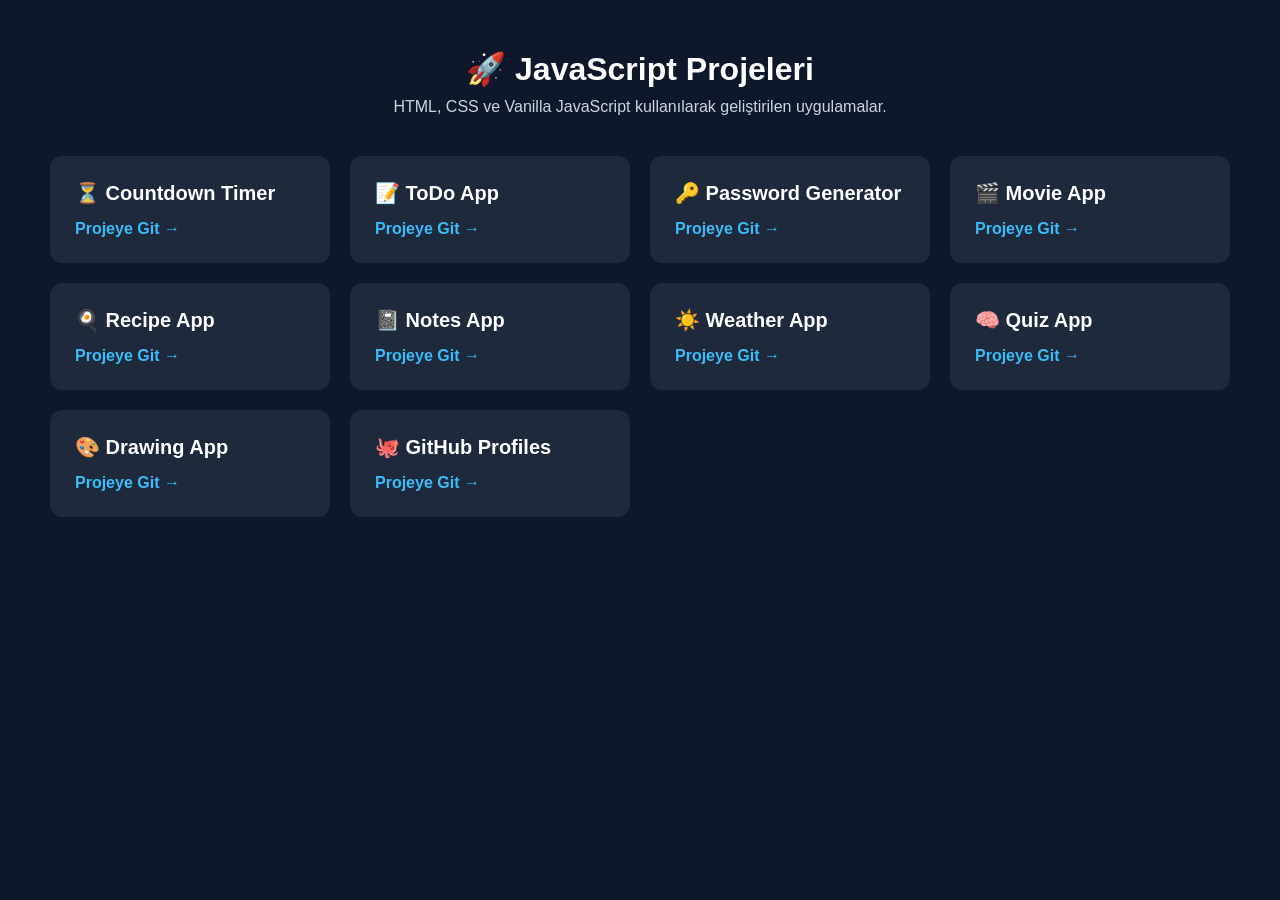
<file: index.html>
<!DOCTYPE html>
<html lang="tr">
<head>
    <meta charset="UTF-8">
    <meta name="viewport" content="width=device-width, initial-scale=1.0">
    <title>JavaScript Projeleri</title>

    <style>
        *{
            margin:0;
            padding:0;
            box-sizing:border-box;
            font-family:Arial, Helvetica, sans-serif;
        }

        body{
            background:#0f172a;
            color:#fff;
            padding:50px;
        }

        h1{
            text-align:center;
            margin-bottom:10px;
        }

        p{
            text-align:center;
            color:#cbd5e1;
            margin-bottom:40px;
        }

        .projects{
            display:grid;
            grid-template-columns:repeat(auto-fit,minmax(250px,1fr));
            gap:20px;
            max-width:1200px;
            margin:auto;
        }

        .card{
            background:#1e293b;
            padding:25px;
            border-radius:12px;
            transition:.3s;
        }

        .card:hover{
            transform:translateY(-5px);
            background:#334155;
        }

        .card h2{
            font-size:20px;
            margin-bottom:15px;
        }

        .card a{
            display:inline-block;
            text-decoration:none;
            color:#38bdf8;
            font-weight:bold;
        }
    </style>

</head>
<body>

<h1>🚀 JavaScript Projeleri</h1>

<p>HTML, CSS ve Vanilla JavaScript kullanılarak geliştirilen uygulamalar.</p>

<div class="projects">

    <div class="card">
        <h2>⏳ Countdown Timer</h2>
        <a href="./01-Countdown-Timer/">Projeye Git →</a>
    </div>

    <div class="card">
        <h2>📝 ToDo App</h2>
        <a href="./02-Todo-App/">Projeye Git →</a>
    </div>

    <div class="card">
        <h2>🔑 Password Generator</h2>
        <a href="./03-Password-Generator/">Projeye Git →</a>
    </div>

    <div class="card">
        <h2>🎬 Movie App</h2>
        <a href="./04-Movie-App/">Projeye Git →</a>
    </div>

    <div class="card">
        <h2>🍳 Recipe App</h2>
        <a href="./05-Recipe-App/">Projeye Git →</a>
    </div>

    <div class="card">
        <h2>📓 Notes App</h2>
        <a href="./06-Notes-App/">Projeye Git →</a>
    </div>

    <div class="card">
        <h2>☀️ Weather App</h2>
        <a href="./07-Weather-App/">Projeye Git →</a>
    </div>

    <div class="card">
        <h2>🧠 Quiz App</h2>
        <a href="./08-Quiz-App/">Projeye Git →</a>
    </div>

    <div class="card">
        <h2>🎨 Drawing App</h2>
        <a href="./09-Drawing-App/">Projeye Git →</a>
    </div>

    <div class="card">
        <h2>🐙 GitHub Profiles</h2>
        <a href="./10-Github-Profiles/">Projeye Git →</a>
    </div>

</div>

</body>
</html>
</file>
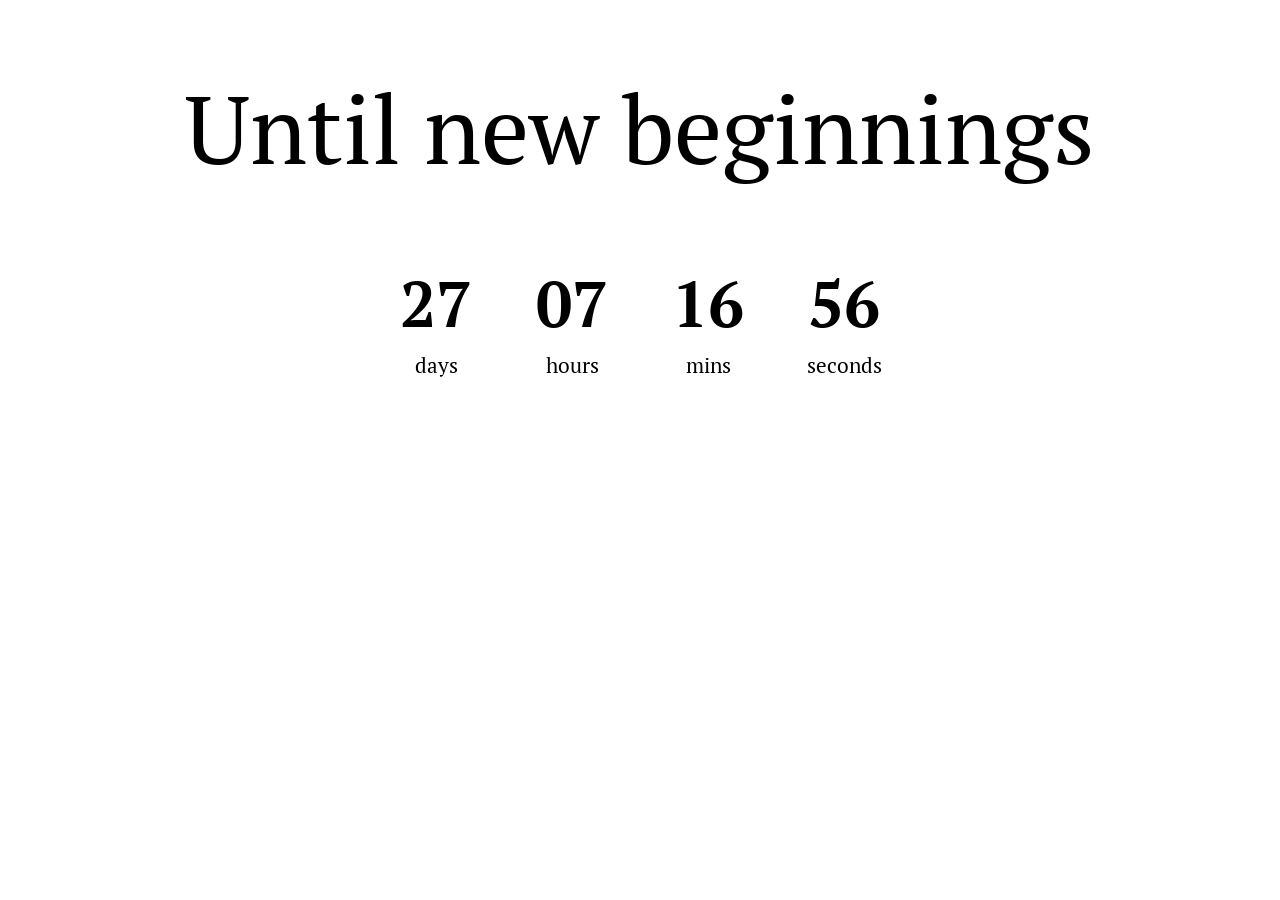
<file: projects/01-Countdown-Timer/index.html>
<!DOCTYPE html>
<html lang="en">
    <head>
        <meta charset="UTF-8" />
        <meta name="viewport" content="width=device-width, initial-scale=1.0" />
        <title>Countdown Timer</title>
        <link rel="stylesheet" href="style.css" />
        <script src="script.js" defer></script>
    </head>
    <body>
        <h1>Until new beginnings</h1>

        <div class="countdown-container">
            <div class="countdown-el days-c">
                <p class="big-text" id="days">0</p>
                <span>days</span>
            </div>
            <div class="countdown-el hours-c">
                <p class="big-text" id="hours">0</p>
                <span>hours</span>
            </div>
            <div class="countdown-el mins-c">
                <p class="big-text" id="mins">0</p>
                <span>mins</span>
            </div>
            <div class="countdown-el seconds-c">
                <p class="big-text" id="seconds">0</p>
                <span>seconds</span>
            </div>
        </div>
    </body>
</html>
</file>
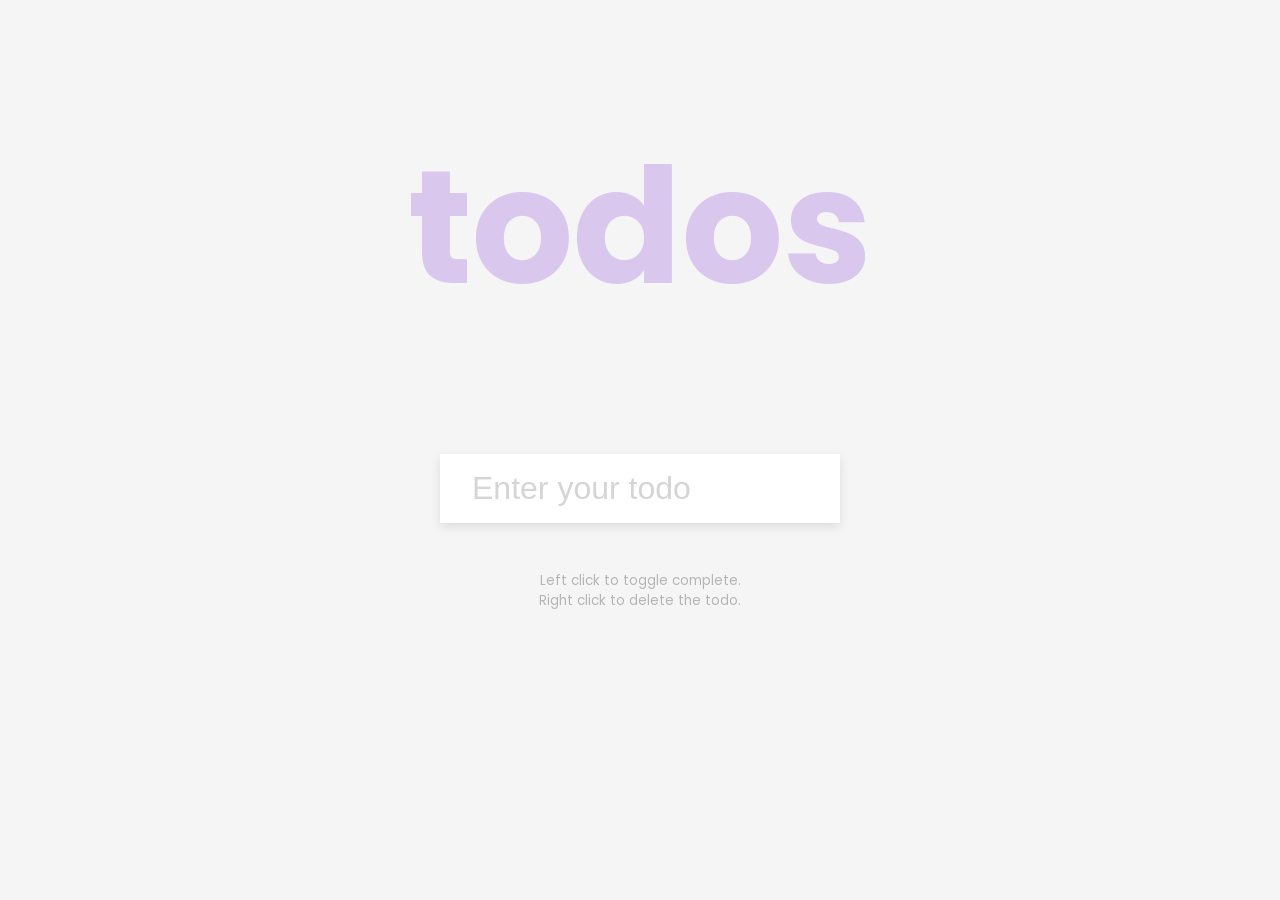
<file: projects/02-Todo-App/index.html>
<!DOCTYPE html>
<html lang="en">
    <head>
        <meta charset="UTF-8" />
        <meta name="viewport" content="width=device-width, initial-scale=1.0" />
        <title>ToDo App</title>
        <link rel="stylesheet" href="style.css" />
        <script src="script.js" defer></script>
    </head>
    <body>
        <h1>todos</h1>
        <form id="form">
            <input
                type="text"
                id="input"
                class="input"
                placeholder="Enter your todo"
                autocomplete="off"
            />
            <ul class="todos" id="todos"></ul>
        </form>
        <small
            >Left click to toggle complete. <br />Right click to delete the
            todo.</small
        >
    </body>
</html>
</file>
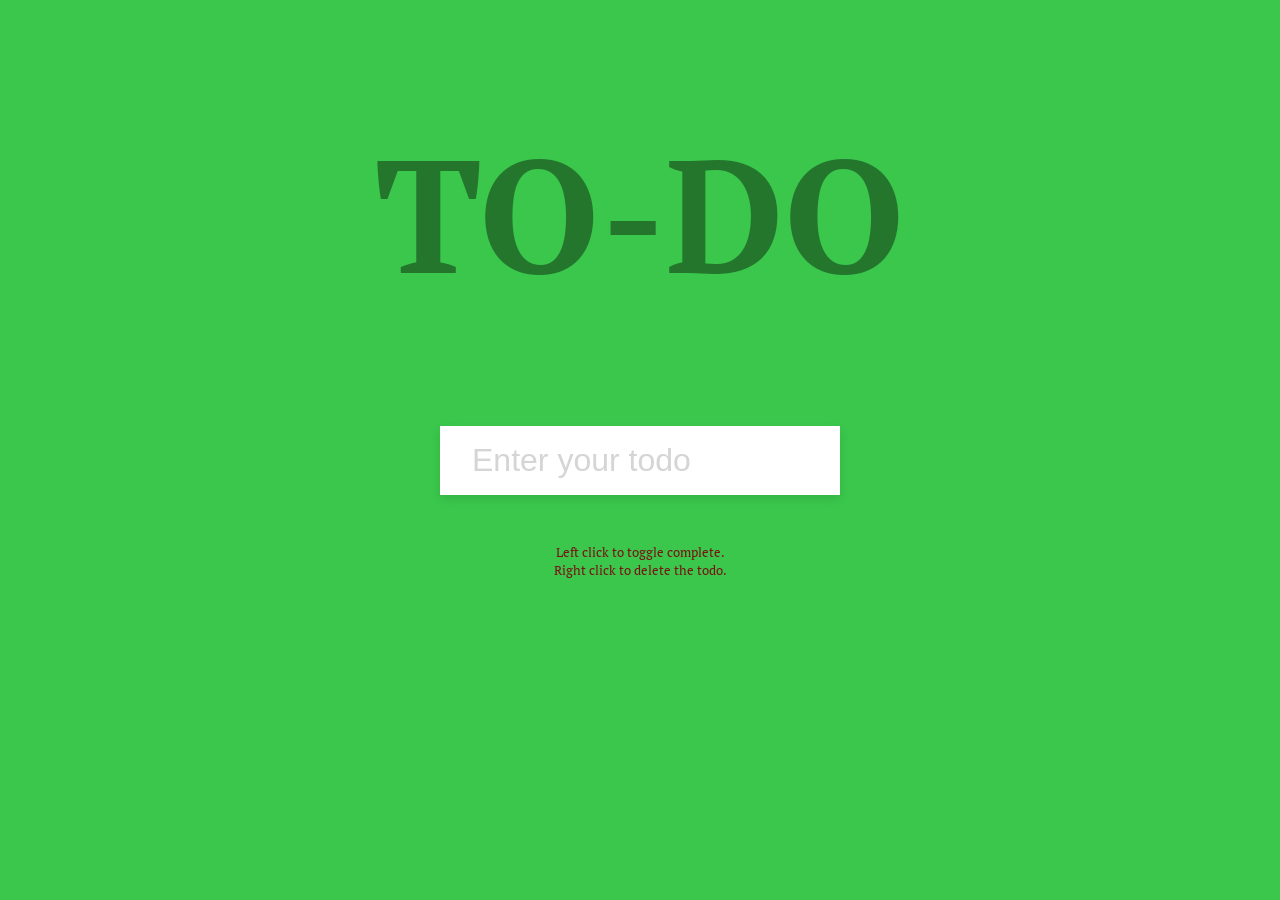
<file: projects/02-ToDo/index.html>
<!DOCTYPE html>
<html lang="en">
    <head>
        <meta charset="UTF-8" />
        <meta name="viewport" content="width=device-width, initial-scale=1.0" />
        <title>ToDo App</title>
        <link rel="stylesheet" href="style.css" />
        <script src="script.js" defer></script>
    </head>
    <body>
        <h1>TO-DO</h1>
        <form id="form">
            <input
                type="text"
                id="input"
                class="input"
                placeholder="Enter your todo"
                autocomplete="off"
            />
            <ul class="todos" id="todos"></ul>
        </form>
        <small>
            Left click to toggle complete.<br/>
            Right click to delete the todo.
        </small>
    </body>
</html>
</file>
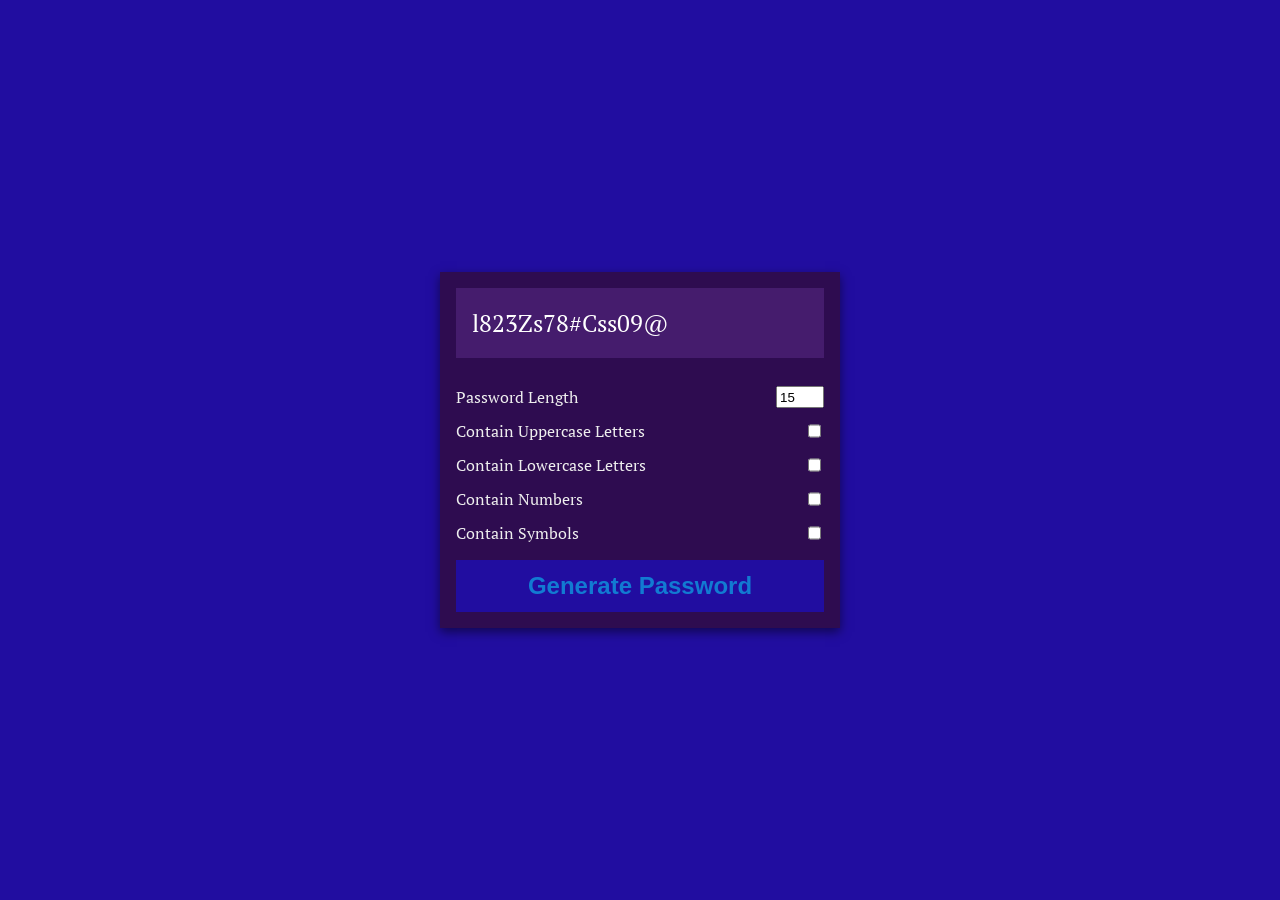
<file: projects/03-Password-Generator/index.html>
<!DOCTYPE html>
<html lang="en">
    <head>
        <meta charset="UTF-8" />
        <meta name="viewport" content="width=device-width, initial-scale=1.0" />
        <title>Password Generator</title>
        <link rel="stylesheet" href="style.css" />
        <script src="script.js" defer></script>
    </head>
    <body>
        <div class="pw-container">
            <div class="pw-header">
                <div class="pw">
                    <span id="pw">l823Zs78#Css09@</span>
                    <button id="copy">Copy</button>
                </div>
            </div>
            <div class="pw-body">
                <div class="form-control">
                    <label for="len">Password Length</label>
                    <input id="len" value="15" type="number" min="2" max="30" />
                </div>
                <div class="form-control">
                    <label for="upper">Contain Uppercase Letters</label>
                    <input id="upper" type="checkbox" />
                </div>
                <div class="form-control">
                    <label for="lower">Contain Lowercase Letters</label>
                    <input id="lower" type="checkbox" />
                </div>
                <div class="form-control">
                    <label for="number">Contain Numbers</label>
                    <input id="number" type="checkbox" />
                </div>
                <div class="form-control">
                    <label for="symbol">Contain Symbols</label>
                    <input id="symbol" type="checkbox" />
                </div>
                <button class="generate" id="generate">
                    Generate Password
                </button>
            </div>
        </div>
    </body>
</html>
</file>
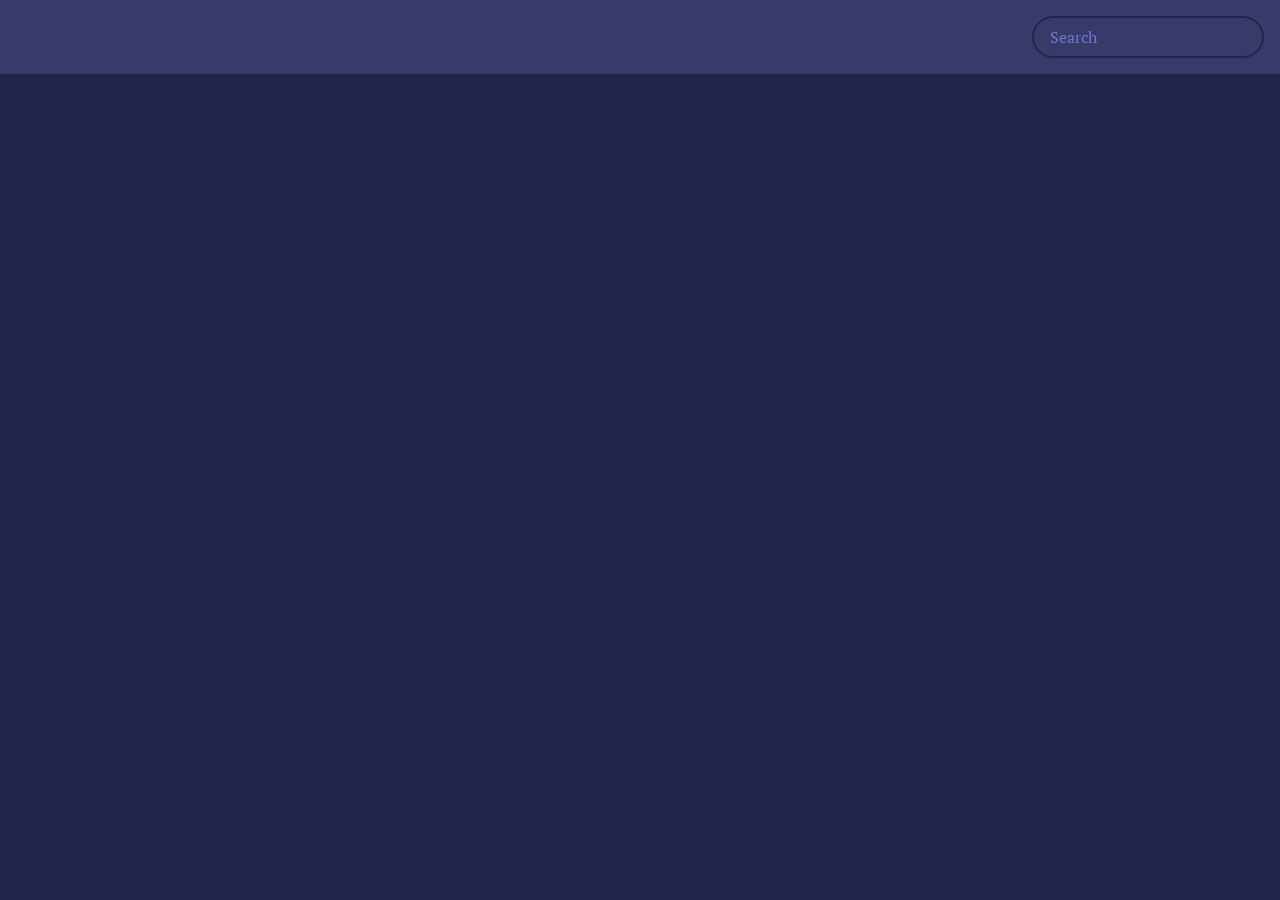
<file: projects/04-Movie-App/index.html>
<!DOCTYPE html>
<html lang="en">
    <head>
        <meta charset="UTF-8" />
        <meta name="viewport" content="width=device-width, initial-scale=1.0" />
        <title>Movie App</title>
        <link rel="stylesheet" href="style.css" />
        <script src="script.js" defer></script>
    </head>
    <body>
        <header>
            <form id="form">
                <input
                    type="text"
                    id="search"
                    placeholder="Search"
                    class="search"
                />
            </form>
        </header>
        <main id="main"></main>
    </body>
</html>
</file>
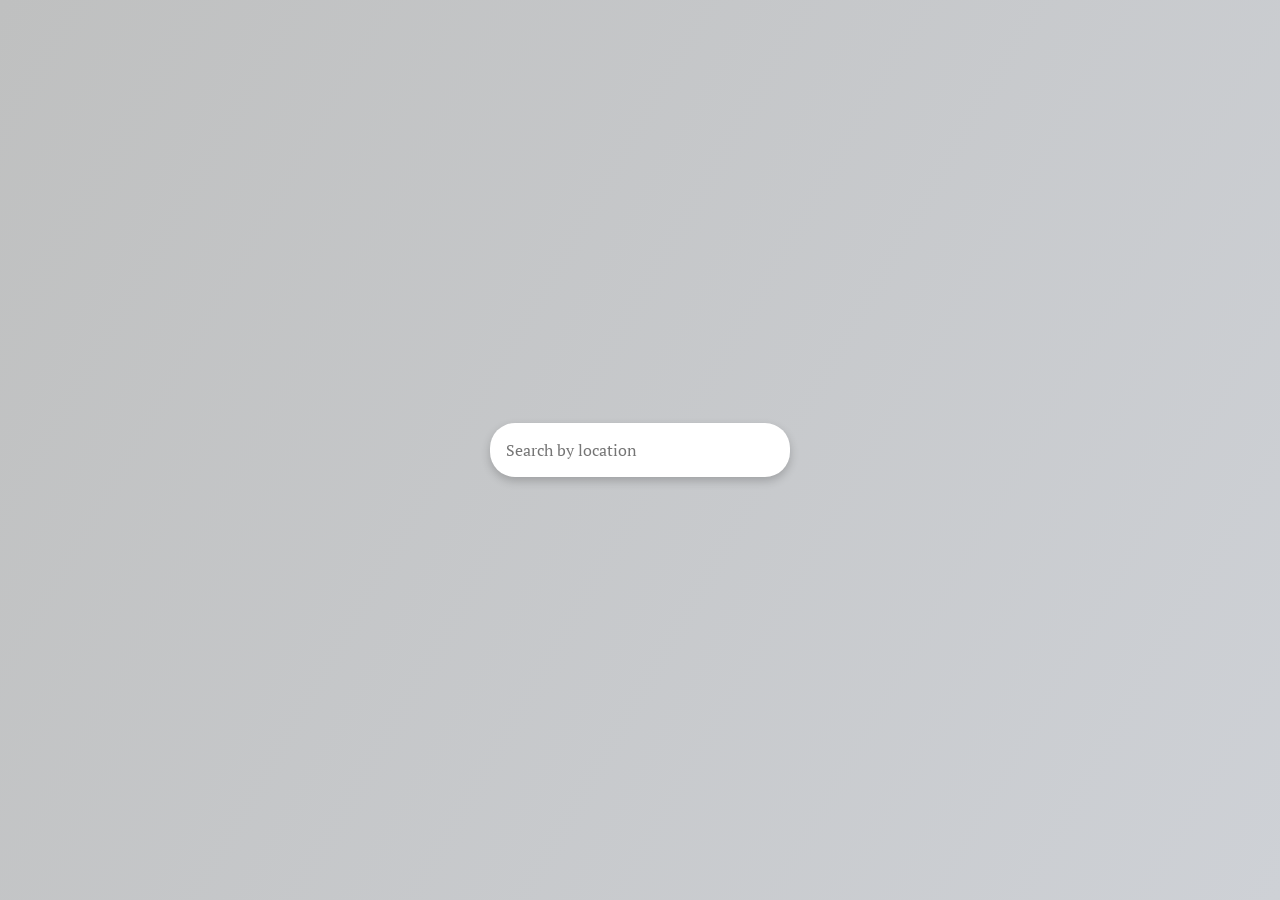
<file: projects/07-Weather-App/index.html>
<!DOCTYPE html>
<html lang="en">
    <head>
        <meta charset="UTF-8" />
        <meta name="viewport" content="width=device-width, initial-scale=1.0" />
        <title>Weather App</title>
        <link rel="stylesheet" href="style.css" />
        <script src="script.js" defer></script>
    </head>
    <body>
        <form id="form">
            <input
                type="text"
                id="search"
                placeholder="Search by location"
                autocomplete="off"
            />
        </form>
        <main id="main"></main>
    </body>
</html>
</file>
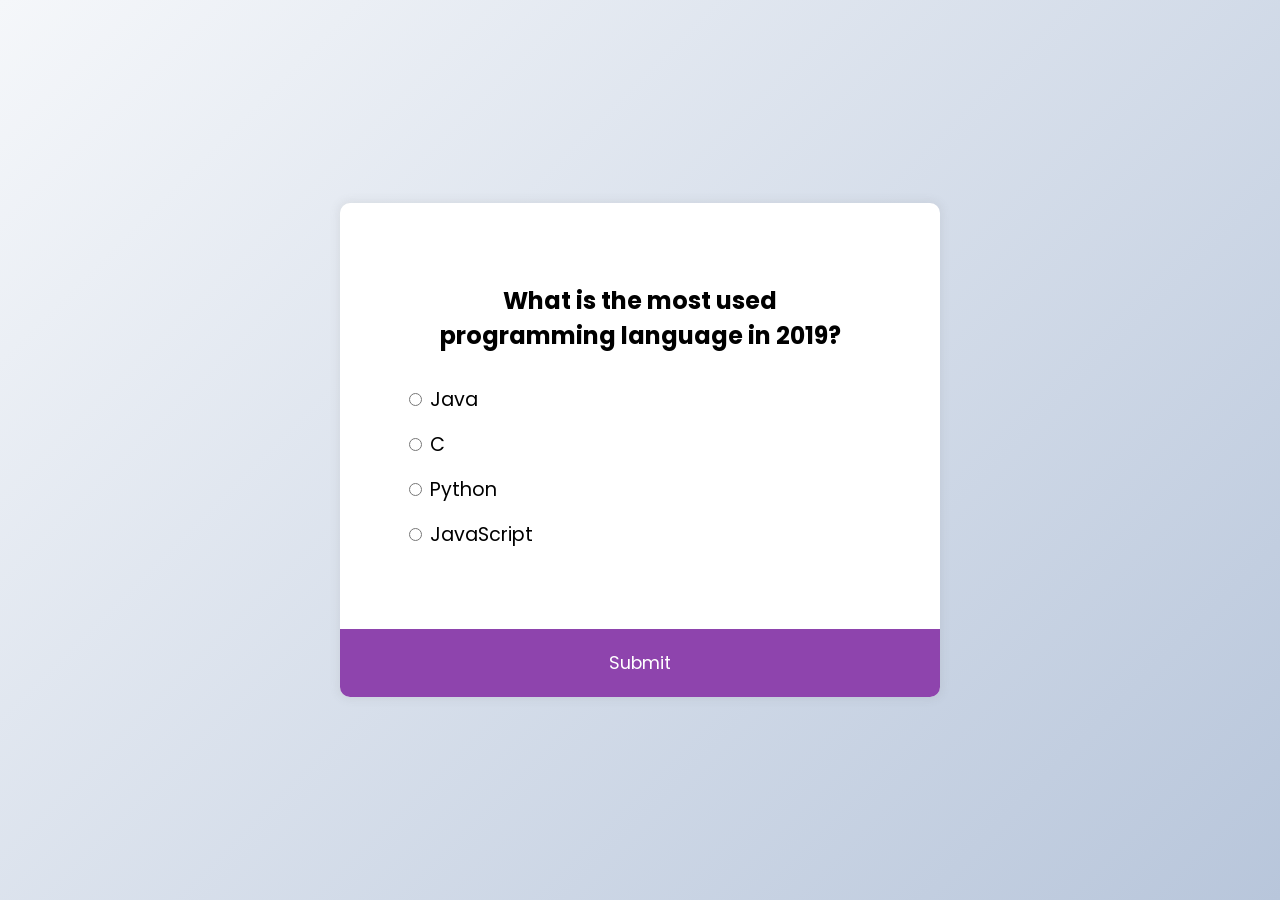
<file: projects/08-Quiz-App/index.html>
<!DOCTYPE html>
<html lang="en">
    <head>
        <meta charset="UTF-8" />
        <meta name="viewport" content="width=device-width, initial-scale=1.0" />
        <title>Quiz App</title>
        <link rel="stylesheet" href="style.css" />
        <script src="script.js" defer></script>
    </head>
    <body>
        <div class="quiz-container" id="quiz">
            <div class="quiz-header">
                <h2 id="question">Question text</h2>
                <ul>
                    <li>
                        <input
                            type="radio"
                            id="a"
                            name="answer"
                            class="answer"
                        />
                        <label id="a_text" for="a">Question</label>
                    </li>
                    <li>
                        <input
                            type="radio"
                            id="b"
                            name="answer"
                            class="answer"
                        />
                        <label id="b_text" for="b">Question</label>
                    </li>
                    <li>
                        <input
                            type="radio"
                            id="c"
                            name="answer"
                            class="answer"
                        />
                        <label id="c_text" for="c">Question</label>
                    </li>
                    <li>
                        <input
                            type="radio"
                            id="d"
                            name="answer"
                            class="answer"
                        />
                        <label id="d_text" for="d">Question</label>
                    </li>
                </ul>
            </div>
            <button id="submit">Submit</button>
        </div>
    </body>
</html>
</file>
<file: projects/01-Countdown-Timer/style.css>
@import url('https://fonts.googleapis.com/css2?family=PT+Serif:ital,wght@0,400;0,700;1,400;1,700&family=Roboto:ital,wght@0,100..900;1,100..900&display=swap');

* {
    box-sizing: border-box;
}

body {
    background-image: url("https://picsum.photos/id/270/370");
    background-size: cover;
    background-position: center center;
    display: flex;
    flex-direction: column;
    align-items: center;
    min-height: 100vh;
    font-family: "PT Serif", serif;
    margin: 0;
}

h1 {
    font-weight: normal;
    font-size: 6rem;
    margin-top: 4rem;
}

.countdown-container {
    display: flex;
    flex-wrap: wrap;
    justify-content: center;
}

.big-text {
    font-weight: bold;
    font-size: 4rem;
    line-height: 1;
    margin: 1rem 2rem;
}

.countdown-el {
    text-align: center;
}

.countdown-el span {
    font-size: 1.3rem;
}
</file>
<file: projects/02-Todo-App/style.css>
@import url("https://fonts.googleapis.com/css2?family=Poppins:wght@200;400;600&display=swap");

* {
    box-sizing: border-box;
}

body {
    background-color: #f5f5f5;
    color: #444;
    display: flex;
    align-items: center;
    flex-direction: column;
    font-family: "Poppins", sans-serif;
    margin: 0;
    min-height: 100vh;
}

h1 {
    color: rgb(179, 131, 226);
    font-size: 10rem;
    text-align: center;
    opacity: 0.4;
}

form {
    box-shadow: 0 4px 10px rgba(0, 0, 0, 0.1);
    max-width: 100%;
    width: 400px;
}

.input {
    border: none;
    color: #444;
    font-size: 2rem;
    padding: 1rem 2rem;
    display: block;
    width: 100%;
}

.input::placeholder {
    color: #d5d5d5;
}

.todos {
    background-color: #fff;
    padding: 0;
    margin: 0;
    list-style-type: none;
}

.todos li {
    border-top: 1px solid #e5e5e5;
    cursor: pointer;
    font-size: 1.5rem;
    padding: 1rem 2rem;
}

.todos li.completed {
    color: #b6b6b6;
    text-decoration: line-through;
}

small {
    color: #b5b5b5;
    margin-top: 3rem;
    text-align: center;
}
</file>
<file: projects/02-ToDo/style.css>
@import url('https://fonts.googleapis.com/css2?family=PT+Serif:ital,wght@0,400;0,700;1,400;1,700&family=Roboto:ital,wght@0,100..900;1,100..900&display=swap');

* {
    box-sizing: border-box;
}

body {
    background-color: #3ac74c;
    color: #781414;
    display: flex;
    align-items: center;
    flex-direction: column;
    font-family: "PT Serif", serif;
    margin: 0;
    min-height: 100vh;
}

h1 {
    color: rgb(4, 0, 0);
    font-size: 10rem;
    text-align: center;
    opacity: 0.4;
}

form {
    box-shadow: 0 4px 10px rgba(0, 0, 0, 0.1);
    max-width: 100%;
    width: 400px;
}

.input {
    border: none;
    color: #444;
    font-size: 2rem;
    padding: 1rem 2rem;
    display: block;
    width: 100%;
}

.input::placeholder {
    color: #d5d5d5;
}

.todos {
    background-color: #fff;
    padding: 0;
    margin: 0;
    list-style-type: none;
}

.todos li {
    border-top: 1px solid #e5e5e5;
    cursor: pointer;
    font-size: 1.5rem;
    padding: 1rem 2rem;
}

.todos li.completed {
    color: #b6b6b6;
    text-decoration: line-through;
}

small {
    color: #781414;
    margin-top: 3rem;
    text-align: center;
}
</file>
<file: projects/03-Password-Generator/style.css>
@import url('https://fonts.googleapis.com/css2?family=PT+Serif:ital,wght@0,400;0,700;1,400;1,700&family=Roboto:ital,wght@0,100..900;1,100..900&display=swap');

* {
    box-sizing: border-box;
}

body {
    background-color: rgb(33, 13, 160);
    color: white;
    display: flex;
    align-items: center;
    justify-content: center;
    font-family: "PT Serif", serif;
    margin: 0;
    min-height: 100vh;
}

.pw-container {
    background-color: rgb(46, 12, 80);
    box-shadow: 0 4px 10px rgba(0, 0, 0, 0.5);
    min-width: 400px;
}

.pw-header {
    padding: 1rem;
}

.pw {
    background-color: rgb(69, 28, 109);
    display: flex;
    font-size: 1.5rem;
    align-items: center;
    height: 70px;
    width: 100%;
    position: relative;
    padding: 1rem;
    overflow: auto;
}

.pw button {
    background-color: white;
    border: none;
    color: rgb(29, 2, 56);
    cursor: pointer;
    font-family: inherit;
    font-weight: bold;
    padding: 0.25rem;
    position: absolute;
    top: 0;
    right: 0;
    transform: translate(0, 20%);
    transition: opacity 0.2s ease, transform 0.2s ease;
    opacity: 0;
}

.pw:hover button {
    opacity: 1;
    transform: translate(0, 0%);
}

.pw-body {
    padding: 0 1rem 1rem;
}

.form-control {
    color: #eee;
    display: flex;
    justify-content: space-between;
    margin: 0.75rem 0;
}

.generate {
    background-color: rgb(33, 13, 160);
    border: none;
    color: rgb(18, 123, 210);
    cursor: pointer;
    display: block;
    font-size: 1.5rem;
    font-weight: bold;
    padding: 0.75rem;
    margin-top: 1rem;
    width: 100%;
}
</file>
<file: projects/04-Movie-App/style.css>
@import url('https://fonts.googleapis.com/css2?family=PT+Serif:ital,wght@0,400;0,700;1,400;1,700&family=Roboto:ital,wght@0,100..900;1,100..900&display=swap');

* {
    box-sizing: border-box;
}

body {
    background-color: #22254b;
    font-family: "PT Serif", serif;
    margin: 0;
}

header {
    background-color: #373b69;
    display: flex;
    justify-content: flex-end;
    padding: 1rem;
}

.search {
    background-color: transparent;
    border: 2px solid #22254b;
    border-radius: 50px;
    color: #fff;
    font-family: inherit;
    font-size: 1rem;
    padding: 0.5rem 1rem;
}

.search::placeholder {
    color: #7378c5;
}

.search:focus {
    background-color: #22254b;
    outline: none;
}

main {
    display: flex;
    flex-wrap: wrap;
}

.movie {
    background-color: #373b69;
    border-radius: 3px;
    box-shadow: 0 4px 5px rgba(0, 0, 0, 0.2);
    overflow: hidden;
    position: relative;
    margin: 1rem;
    width: 300px;
}

.movie img {
    width: 100%;
}

.movie-info {
    color: #eee;
    display: flex;
    align-items: center;
    justify-content: space-between;
    padding: 0.5rem 1rem 1rem;
    letter-spacing: 0.5px;
}

.movie-info h3 {
    margin: 0;
}

.movie-info span {
    background-color: #22254b;
    border-radius: 3px;
    font-weight: bold;
    padding: 0.25rem 0.5rem;
}
.movie-info span.green {
    color: rgb(39, 189, 39);
}

.movie-info span.orange {
    color: orange;
}

.movie-info span.red {
    color: rgb(189, 42, 42);
}

.overview {
    background-color: #fff;
    padding: 2rem;
    position: absolute;
    max-height: 100%;
    overflow: auto;
    left: 0;
    bottom: 0;
    right: 0;
    transform: translateY(101%);
    transition: transform 0.3s ease-in;
}

.overview h3 {
    margin-top: 0;
}

.movie:hover .overview {
    transform: translateY(0);
}
</file>
<file: projects/07-Weather-App/style.css>
@import url('https://fonts.googleapis.com/css2?family=PT+Serif:ital,wght@0,400;0,700;1,400;1,700&family=Roboto:ital,wght@0,100..900;1,100..900&display=swap');

* {
    box-sizing: border-box;
}

body {
    background: linear-gradient(300deg, #ced1d6, #bfc0c0);
    font-family: "PT Serif", serif;
    display: flex;
    flex-direction: column;
    align-items: center;
    justify-content: center;
    margin: 0;
    min-height: 100vh;
}

input {
    background-color: #fff;
    border: none;
    border-radius: 25px;
    box-shadow: 0 4px 10px rgba(0, 0, 0, 0.2);
    font-family: inherit;
    font-size: 1rem;
    padding: 1rem;
    min-width: 300px;
}

input:focus {
    outline: none;
}

.weather {
    font-size: 2rem;
    text-align: center;
}

.weather h2 {
    display: flex;
    align-items: center;
    margin-bottom: 0;
}
</file>
<file: projects/08-Quiz-App/style.css>
@import url("https://fonts.googleapis.com/css2?family=Poppins:wght@200;400;600&display=swap");

* {
    box-sizing: border-box;
}

body {
    background-color: #b8c6db;
    background-image: linear-gradient(315deg, #b8c6db 0%, #f5f7fa 100%);
    display: flex;
    align-items: center;
    justify-content: center;
    font-family: "Poppins", sans-serif;
    margin: 0;
    min-height: 100vh;
}

.quiz-container {
    background-color: #fff;
    border-radius: 10px;
    box-shadow: 0 0 10px 2px rgba(100, 100, 100, 0.1);
    overflow: hidden;
    width: 600px;
    max-width: 100%;
}

.quiz-header {
    padding: 4rem;
}

h2 {
    padding: 1rem;
    text-align: center;
    margin: 0;
}

ul {
    list-style-type: none;
    padding: 0;
}

ul li {
    font-size: 1.2rem;
    margin: 1rem 0;
}

ul li label {
    cursor: pointer;
}

button {
    background-color: #8e44ad;
    border: none;
    color: white;
    cursor: pointer;
    display: block;
    font-family: inherit;
    font-size: 1.1rem;
    width: 100%;
    padding: 1.3rem;
}

button:hover {
    background-color: #732d91;
}

button:focus {
    background-color: #5e3370;
    outline: none;
}
</file>
